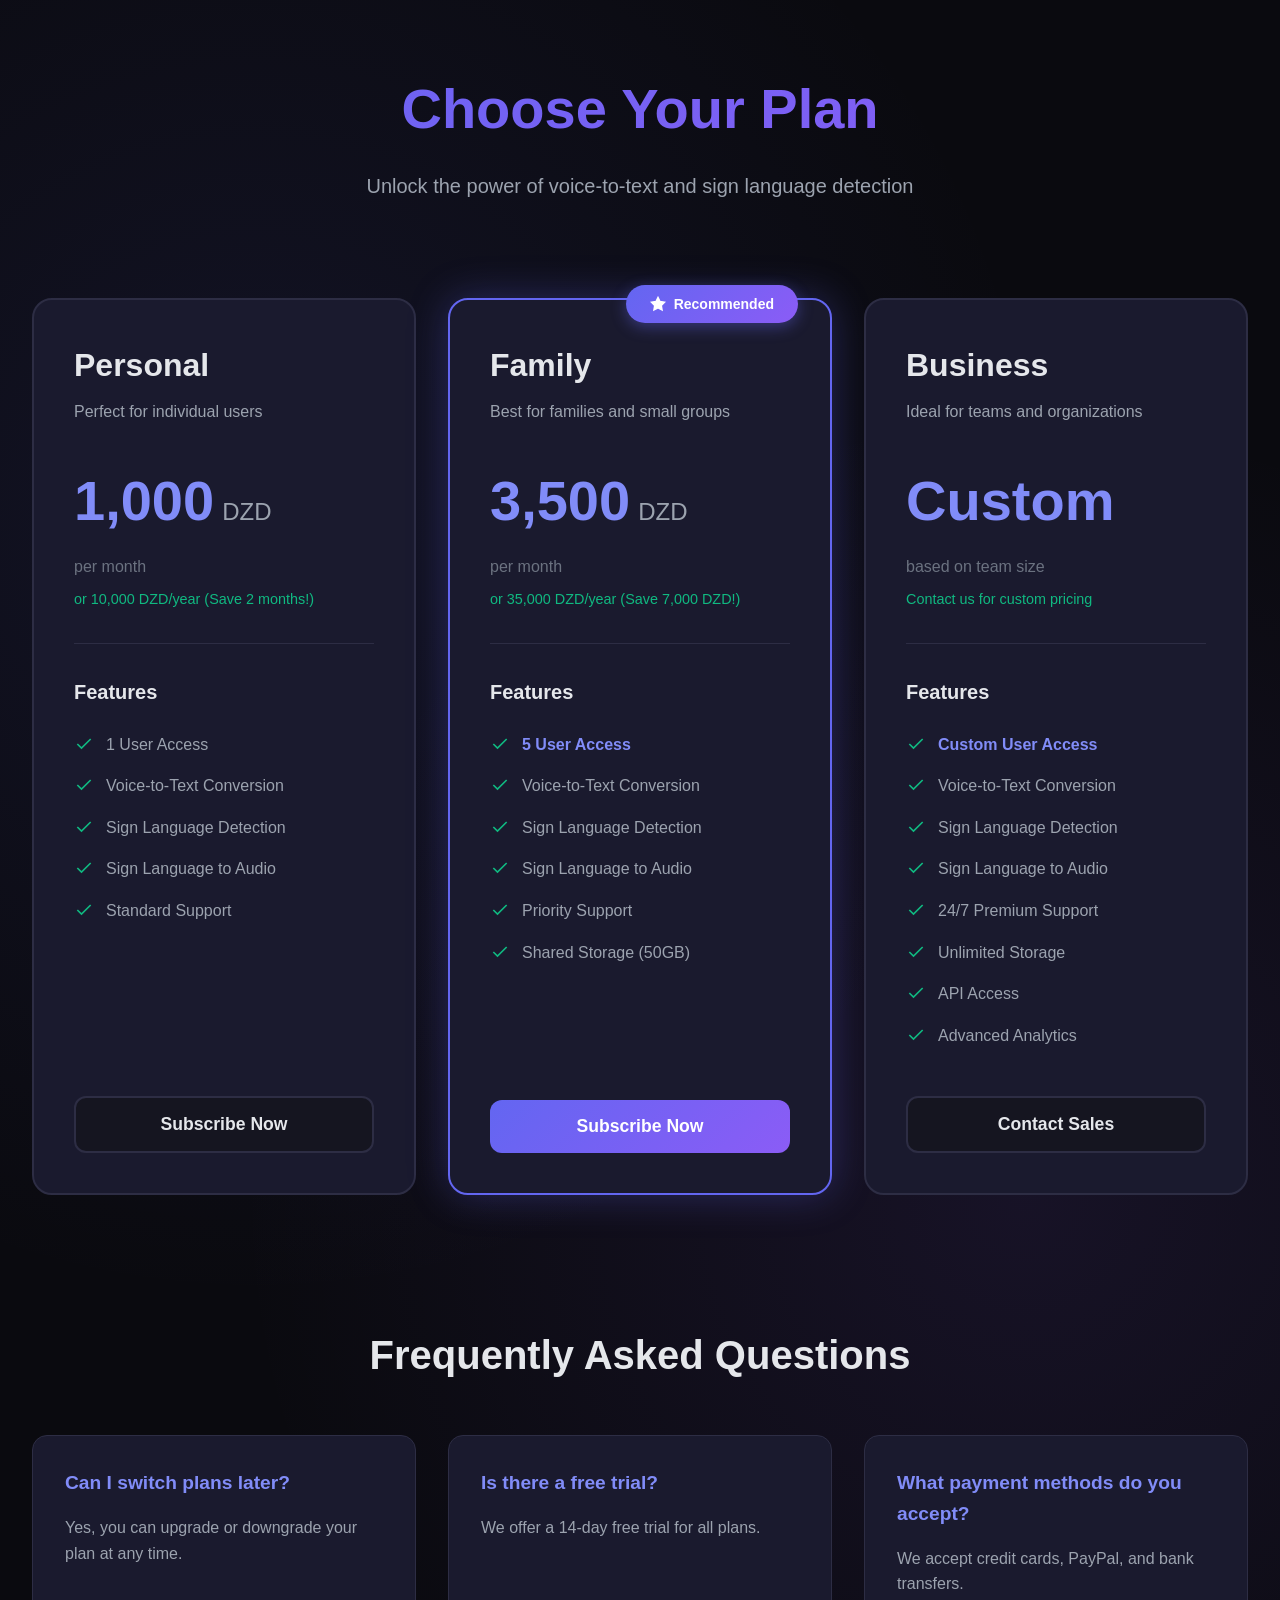
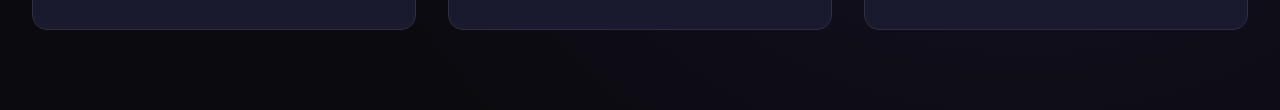
<file: subscription.html>
<!DOCTYPE html>
<html lang="en">
  <head>
    <meta charset="UTF-8" />
    <meta name="viewport" content="width=device-width, initial-scale=1.0" />
    <title>Subscription Plans - Voice & Sign Language App</title>
    <link rel="stylesheet" href="subscription-style.css" />
  </head>
  <body>
    <div class="container">
      <header class="header">
        <h1>Choose Your Plan</h1>
        <p class="subtitle">
          Unlock the power of voice-to-text and sign language detection
        </p>
      </header>

      <div class="pricing-container">
        <!-- Personal Plan -->
        <div class="pricing-card">
          <div class="card-header">
            <h2>Personal</h2>
            <p class="plan-description">Perfect for individual users</p>
          </div>

          <div class="price-section">
            <div class="price">
              <span class="amount">1,000</span>
              <span class="currency">DZD</span>
            </div>
            <p class="billing-period">per month</p>
            <p class="yearly-option">or 10,000 DZD/year (Save 2 months!)</p>
          </div>

          <div class="features">
            <h3>Features</h3>
            <ul>
              <li>
                <svg
                  class="check-icon"
                  viewBox="0 0 24 24"
                  fill="none"
                  stroke="currentColor"
                  stroke-width="2"
                >
                  <polyline points="20 6 9 17 4 12"></polyline>
                </svg>
                <span>1 User Access</span>
              </li>
              <li>
                <svg
                  class="check-icon"
                  viewBox="0 0 24 24"
                  fill="none"
                  stroke="currentColor"
                  stroke-width="2"
                >
                  <polyline points="20 6 9 17 4 12"></polyline>
                </svg>
                <span>Voice-to-Text Conversion</span>
              </li>
              <li>
                <svg
                  class="check-icon"
                  viewBox="0 0 24 24"
                  fill="none"
                  stroke="currentColor"
                  stroke-width="2"
                >
                  <polyline points="20 6 9 17 4 12"></polyline>
                </svg>
                <span>Sign Language Detection</span>
              </li>
              <li>
                <svg
                  class="check-icon"
                  viewBox="0 0 24 24"
                  fill="none"
                  stroke="currentColor"
                  stroke-width="2"
                >
                  <polyline points="20 6 9 17 4 12"></polyline>
                </svg>
                <span>Sign Language to Audio</span>
              </li>
              <li>
                <svg
                  class="check-icon"
                  viewBox="0 0 24 24"
                  fill="none"
                  stroke="currentColor"
                  stroke-width="2"
                >
                  <polyline points="20 6 9 17 4 12"></polyline>
                </svg>
                <span>Standard Support</span>
              </li>
            </ul>
          </div>

          <button
            class="subscribe-btn"
            onclick="selectPlan('personal', 'monthly')"
          >
            Subscribe Now
          </button>
        </div>

        <!-- Family Plan (Recommended) -->
        <div class="pricing-card recommended">
          <div class="recommended-badge">
            <svg
              viewBox="0 0 24 24"
              fill="none"
              stroke="currentColor"
              stroke-width="2"
            >
              <polygon
                points="12 2 15.09 8.26 22 9.27 17 14.14 18.18 21.02 12 17.77 5.82 21.02 7 14.14 2 9.27 8.91 8.26 12 2"
              ></polygon>
            </svg>
            Recommended
          </div>

          <div class="card-header">
            <h2>Family</h2>
            <p class="plan-description">Best for families and small groups</p>
          </div>

          <div class="price-section">
            <div class="price">
              <span class="amount">3,500</span>
              <span class="currency">DZD</span>
            </div>
            <p class="billing-period">per month</p>
            <p class="yearly-option">or 35,000 DZD/year (Save 7,000 DZD!)</p>
          </div>

          <div class="features">
            <h3>Features</h3>
            <ul>
              <li>
                <svg
                  class="check-icon"
                  viewBox="0 0 24 24"
                  fill="none"
                  stroke="currentColor"
                  stroke-width="2"
                >
                  <polyline points="20 6 9 17 4 12"></polyline>
                </svg>
                <span><strong>5 User Access</strong></span>
              </li>
              <li>
                <svg
                  class="check-icon"
                  viewBox="0 0 24 24"
                  fill="none"
                  stroke="currentColor"
                  stroke-width="2"
                >
                  <polyline points="20 6 9 17 4 12"></polyline>
                </svg>
                <span>Voice-to-Text Conversion</span>
              </li>
              <li>
                <svg
                  class="check-icon"
                  viewBox="0 0 24 24"
                  fill="none"
                  stroke="currentColor"
                  stroke-width="2"
                >
                  <polyline points="20 6 9 17 4 12"></polyline>
                </svg>
                <span>Sign Language Detection</span>
              </li>
              <li>
                <svg
                  class="check-icon"
                  viewBox="0 0 24 24"
                  fill="none"
                  stroke="currentColor"
                  stroke-width="2"
                >
                  <polyline points="20 6 9 17 4 12"></polyline>
                </svg>
                <span>Sign Language to Audio</span>
              </li>
              <li>
                <svg
                  class="check-icon"
                  viewBox="0 0 24 24"
                  fill="none"
                  stroke="currentColor"
                  stroke-width="2"
                >
                  <polyline points="20 6 9 17 4 12"></polyline>
                </svg>
                <span>Priority Support</span>
              </li>
              <li>
                <svg
                  class="check-icon"
                  viewBox="0 0 24 24"
                  fill="none"
                  stroke="currentColor"
                  stroke-width="2"
                >
                  <polyline points="20 6 9 17 4 12"></polyline>
                </svg>
                <span>Shared Storage (50GB)</span>
              </li>
            </ul>
          </div>

          <button
            class="subscribe-btn recommended-btn"
            onclick="selectPlan('family', 'monthly')"
          >
            Subscribe Now
          </button>
        </div>

        <!-- Business Plan -->
        <div class="pricing-card">
          <div class="card-header">
            <h2>Business</h2>
            <p class="plan-description">Ideal for teams and organizations</p>
          </div>

          <div class="price-section">
            <div class="price">
              <span class="amount">Custom</span>
            </div>
            <p class="billing-period">based on team size</p>
            <p class="yearly-option">Contact us for custom pricing</p>
          </div>

          <div class="features">
            <h3>Features</h3>
            <ul>
              <li>
                <svg
                  class="check-icon"
                  viewBox="0 0 24 24"
                  fill="none"
                  stroke="currentColor"
                  stroke-width="2"
                >
                  <polyline points="20 6 9 17 4 12"></polyline>
                </svg>
                <span><strong>Custom User Access</strong></span>
              </li>
              <li>
                <svg
                  class="check-icon"
                  viewBox="0 0 24 24"
                  fill="none"
                  stroke="currentColor"
                  stroke-width="2"
                >
                  <polyline points="20 6 9 17 4 12"></polyline>
                </svg>
                <span>Voice-to-Text Conversion</span>
              </li>
              <li>
                <svg
                  class="check-icon"
                  viewBox="0 0 24 24"
                  fill="none"
                  stroke="currentColor"
                  stroke-width="2"
                >
                  <polyline points="20 6 9 17 4 12"></polyline>
                </svg>
                <span>Sign Language Detection</span>
              </li>
              <li>
                <svg
                  class="check-icon"
                  viewBox="0 0 24 24"
                  fill="none"
                  stroke="currentColor"
                  stroke-width="2"
                >
                  <polyline points="20 6 9 17 4 12"></polyline>
                </svg>
                <span>Sign Language to Audio</span>
              </li>
              <li>
                <svg
                  class="check-icon"
                  viewBox="0 0 24 24"
                  fill="none"
                  stroke="currentColor"
                  stroke-width="2"
                >
                  <polyline points="20 6 9 17 4 12"></polyline>
                </svg>
                <span>24/7 Premium Support</span>
              </li>
              <li>
                <svg
                  class="check-icon"
                  viewBox="0 0 24 24"
                  fill="none"
                  stroke="currentColor"
                  stroke-width="2"
                >
                  <polyline points="20 6 9 17 4 12"></polyline>
                </svg>
                <span>Unlimited Storage</span>
              </li>
              <li>
                <svg
                  class="check-icon"
                  viewBox="0 0 24 24"
                  fill="none"
                  stroke="currentColor"
                  stroke-width="2"
                >
                  <polyline points="20 6 9 17 4 12"></polyline>
                </svg>
                <span>API Access</span>
              </li>
              <li>
                <svg
                  class="check-icon"
                  viewBox="0 0 24 24"
                  fill="none"
                  stroke="currentColor"
                  stroke-width="2"
                >
                  <polyline points="20 6 9 17 4 12"></polyline>
                </svg>
                <span>Advanced Analytics</span>
              </li>
            </ul>
          </div>

          <button
            class="subscribe-btn"
            onclick="selectPlan('business', 'custom')"
          >
            Contact Sales
          </button>
        </div>
      </div>

      <div class="faq-section">
        <h2>Frequently Asked Questions</h2>
        <div class="faq-grid">
          <div class="faq-item">
            <h3>Can I switch plans later?</h3>
            <p>Yes, you can upgrade or downgrade your plan at any time.</p>
          </div>
          <div class="faq-item">
            <h3>Is there a free trial?</h3>
            <p>We offer a 14-day free trial for all plans.</p>
          </div>
          <div class="faq-item">
            <h3>What payment methods do you accept?</h3>
            <p>We accept credit cards, PayPal, and bank transfers.</p>
          </div>
        </div>
      </div>
    </div>

    <!-- Modal for plan selection confirmation -->
    <div id="confirmModal" class="modal">
      <div class="modal-content">
        <span class="close" onclick="closeModal()">&times;</span>
        <h2>Confirm Your Subscription</h2>
        <p id="modalText"></p>
        <div class="modal-buttons">
          <button class="modal-btn confirm" onclick="confirmSubscription()">
            Confirm
          </button>
          <button class="modal-btn cancel" onclick="closeModal()">
            Cancel
          </button>
        </div>
      </div>
    </div>

    <script src="subscription-script.js"></script>
  </body>
</html>
</file>
<file: subscription-style.css>
* {
    margin: 0;
    padding: 0;
    box-sizing: border-box;
}

:root {
    --bg-primary: #0a0a0f;
    --bg-secondary: #151520;
    --bg-card: #1a1a2e;
    --bg-card-hover: #20213a;
    --accent-primary: #6366f1;
    --accent-secondary: #818cf8;
    --accent-gradient: linear-gradient(135deg, #6366f1 0%, #8b5cf6 100%);
    --text-primary: #e5e7eb;
    --text-secondary: #9ca3af;
    --text-muted: #6b7280;
    --border-color: #2d2d44;
    --success: #10b981;
    --warning: #f59e0b;
    --recommended-glow: rgba(99, 102, 241, 0.3);
}

body {
    font-family: 'Segoe UI', Tahoma, Geneva, Verdana, sans-serif;
    background-color: var(--bg-primary);
    color: var(--text-primary);
    line-height: 1.6;
    min-height: 100vh;
    padding: 2rem 1rem;
    background-image: 
        radial-gradient(circle at 20% 30%, rgba(99, 102, 241, 0.1) 0%, transparent 50%),
        radial-gradient(circle at 80% 70%, rgba(139, 92, 246, 0.1) 0%, transparent 50%);
}

.container {
    max-width: 1400px;
    margin: 0 auto;
}

/* Header Styles */
.header {
    text-align: center;
    margin-bottom: 4rem;
    padding: 2rem 0;
}

.header h1 {
    font-size: 3.5rem;
    font-weight: 700;
    background: var(--accent-gradient);
    -webkit-background-clip: text;
    -webkit-text-fill-color: transparent;
    background-clip: text;
    margin-bottom: 1rem;
    animation: fadeInDown 0.8s ease-out;
}

.subtitle {
    font-size: 1.25rem;
    color: var(--text-secondary);
    animation: fadeInUp 0.8s ease-out;
}

/* Pricing Container */
.pricing-container {
    display: grid;
    grid-template-columns: repeat(auto-fit, minmax(320px, 1fr));
    gap: 2rem;
    margin-bottom: 4rem;
    padding: 0 1rem;
}

/* Pricing Cards */
.pricing-card {
    background: var(--bg-card);
    border: 2px solid var(--border-color);
    border-radius: 20px;
    padding: 2.5rem;
    position: relative;
    transition: all 0.3s ease;
    animation: fadeInUp 0.6s ease-out;
    display: flex;
    flex-direction: column;
}

.pricing-card:hover {
    transform: translateY(-8px);
    border-color: var(--accent-secondary);
    box-shadow: 0 20px 60px rgba(99, 102, 241, 0.2);
    background: var(--bg-card-hover);
}

/* Recommended Card */
.pricing-card.recommended {
    border: 2px solid var(--accent-primary);
    box-shadow: 0 0 40px var(--recommended-glow);
    transform: scale(1.05);
}

.pricing-card.recommended:hover {
    transform: scale(1.05) translateY(-8px);
    box-shadow: 0 0 50px var(--recommended-glow), 0 20px 60px rgba(99, 102, 241, 0.3);
}

.recommended-badge {
    position: absolute;
    top: -15px;
    right: 2rem;
    background: var(--accent-gradient);
    color: white;
    padding: 0.5rem 1.5rem;
    border-radius: 50px;
    font-size: 0.875rem;
    font-weight: 600;
    display: flex;
    align-items: center;
    gap: 0.5rem;
    box-shadow: 0 4px 15px rgba(99, 102, 241, 0.4);
}

.recommended-badge svg {
    width: 16px;
    height: 16px;
    fill: white;
}

/* Card Header */
.card-header {
    margin-bottom: 2rem;
}

.card-header h2 {
    font-size: 2rem;
    margin-bottom: 0.5rem;
    color: var(--text-primary);
}

.plan-description {
    color: var(--text-secondary);
    font-size: 1rem;
}

/* Price Section */
.price-section {
    margin-bottom: 2rem;
    padding-bottom: 2rem;
    border-bottom: 1px solid var(--border-color);
}

.price {
    display: flex;
    align-items: baseline;
    gap: 0.5rem;
    margin-bottom: 0.5rem;
}

.price .amount {
    font-size: 3.5rem;
    font-weight: 700;
    color: var(--accent-secondary);
}

.price .currency {
    font-size: 1.5rem;
    color: var(--text-secondary);
}

.billing-period {
    color: var(--text-muted);
    font-size: 1rem;
    margin-bottom: 0.5rem;
}

.yearly-option {
    color: var(--success);
    font-size: 0.9rem;
    font-weight: 500;
    margin-top: 0.5rem;
}

/* Features Section */
.features {
    margin-bottom: 2rem;
    flex-grow: 1;
}

.features h3 {
    font-size: 1.25rem;
    margin-bottom: 1.5rem;
    color: var(--text-primary);
}

.features ul {
    list-style: none;
}

.features li {
    display: flex;
    align-items: flex-start;
    gap: 0.75rem;
    margin-bottom: 1rem;
    color: var(--text-secondary);
    font-size: 1rem;
}

.check-icon {
    width: 20px;
    height: 20px;
    color: var(--success);
    flex-shrink: 0;
    margin-top: 2px;
}

.features li strong {
    color: var(--accent-secondary);
}

/* Subscribe Button */
.subscribe-btn {
    width: 100%;
    padding: 1rem 2rem;
    font-size: 1.1rem;
    font-weight: 600;
    border: none;
    border-radius: 12px;
    cursor: pointer;
    transition: all 0.3s ease;
    background: var(--bg-secondary);
    color: var(--text-primary);
    border: 2px solid var(--border-color);
}

.subscribe-btn:hover {
    background: var(--accent-gradient);
    border-color: transparent;
    transform: translateY(-2px);
    box-shadow: 0 10px 30px rgba(99, 102, 241, 0.3);
    color: white;
}

.recommended-btn {
    background: var(--accent-gradient);
    color: white;
    border: none;
}

.recommended-btn:hover {
    transform: translateY(-2px);
    box-shadow: 0 10px 30px rgba(99, 102, 241, 0.5);
}

/* FAQ Section */
.faq-section {
    margin-top: 5rem;
    padding: 3rem 1rem;
}

.faq-section h2 {
    text-align: center;
    font-size: 2.5rem;
    margin-bottom: 3rem;
    color: var(--text-primary);
}

.faq-grid {
    display: grid;
    grid-template-columns: repeat(auto-fit, minmax(300px, 1fr));
    gap: 2rem;
}

.faq-item {
    background: var(--bg-card);
    padding: 2rem;
    border-radius: 15px;
    border: 1px solid var(--border-color);
    transition: all 0.3s ease;
}

.faq-item:hover {
    border-color: var(--accent-secondary);
    transform: translateY(-4px);
}

.faq-item h3 {
    color: var(--accent-secondary);
    margin-bottom: 1rem;
    font-size: 1.2rem;
}

.faq-item p {
    color: var(--text-secondary);
    line-height: 1.6;
}

/* Modal Styles */
.modal {
    display: none;
    position: fixed;
    z-index: 1000;
    left: 0;
    top: 0;
    width: 100%;
    height: 100%;
    background-color: rgba(0, 0, 0, 0.8);
    backdrop-filter: blur(5px);
    animation: fadeIn 0.3s ease;
}

.modal-content {
    background: var(--bg-card);
    margin: 10% auto;
    padding: 3rem;
    border: 2px solid var(--accent-primary);
    border-radius: 20px;
    width: 90%;
    max-width: 500px;
    box-shadow: 0 20px 60px rgba(0, 0, 0, 0.5);
    animation: slideIn 0.3s ease;
}

.close {
    color: var(--text-secondary);
    float: right;
    font-size: 2rem;
    font-weight: bold;
    cursor: pointer;
    transition: color 0.3s ease;
}

.close:hover {
    color: var(--accent-primary);
}

.modal-content h2 {
    margin-bottom: 1.5rem;
    color: var(--text-primary);
}

.modal-content p {
    color: var(--text-secondary);
    margin-bottom: 2rem;
    font-size: 1.1rem;
}

.modal-buttons {
    display: flex;
    gap: 1rem;
}

.modal-btn {
    flex: 1;
    padding: 1rem;
    font-size: 1rem;
    font-weight: 600;
    border: none;
    border-radius: 10px;
    cursor: pointer;
    transition: all 0.3s ease;
}

.modal-btn.confirm {
    background: var(--accent-gradient);
    color: white;
}

.modal-btn.confirm:hover {
    transform: translateY(-2px);
    box-shadow: 0 10px 30px rgba(99, 102, 241, 0.4);
}

.modal-btn.cancel {
    background: var(--bg-secondary);
    color: var(--text-primary);
    border: 2px solid var(--border-color);
}

.modal-btn.cancel:hover {
    border-color: var(--accent-secondary);
}

/* Animations */
@keyframes fadeIn {
    from {
        opacity: 0;
    }
    to {
        opacity: 1;
    }
}

@keyframes fadeInDown {
    from {
        opacity: 0;
        transform: translateY(-30px);
    }
    to {
        opacity: 1;
        transform: translateY(0);
    }
}

@keyframes fadeInUp {
    from {
        opacity: 0;
        transform: translateY(30px);
    }
    to {
        opacity: 1;
        transform: translateY(0);
    }
}

@keyframes slideIn {
    from {
        transform: scale(0.8);
        opacity: 0;
    }
    to {
        transform: scale(1);
        opacity: 1;
    }
}

/* Responsive Design */
@media (max-width: 1024px) {
    .pricing-container {
        grid-template-columns: repeat(auto-fit, minmax(280px, 1fr));
    }
    
    .pricing-card.recommended {
        transform: scale(1);
    }
    
    .pricing-card.recommended:hover {
        transform: scale(1) translateY(-8px);
    }
}

@media (max-width: 768px) {
    .header h1 {
        font-size: 2.5rem;
    }
    
    .subtitle {
        font-size: 1rem;
    }
    
    .pricing-container {
        grid-template-columns: 1fr;
        gap: 1.5rem;
    }
    
    .pricing-card {
        padding: 2rem;
    }
    
    .price .amount {
        font-size: 2.5rem;
    }
    
    .modal-content {
        width: 95%;
        padding: 2rem;
    }
    
    .modal-buttons {
        flex-direction: column;
    }
}

@media (max-width: 480px) {
    body {
        padding: 1rem 0.5rem;
    }
    
    .header h1 {
        font-size: 2rem;
    }
    
    .pricing-card {
        padding: 1.5rem;
    }
    
    .card-header h2 {
        font-size: 1.5rem;
    }
}
</file>
